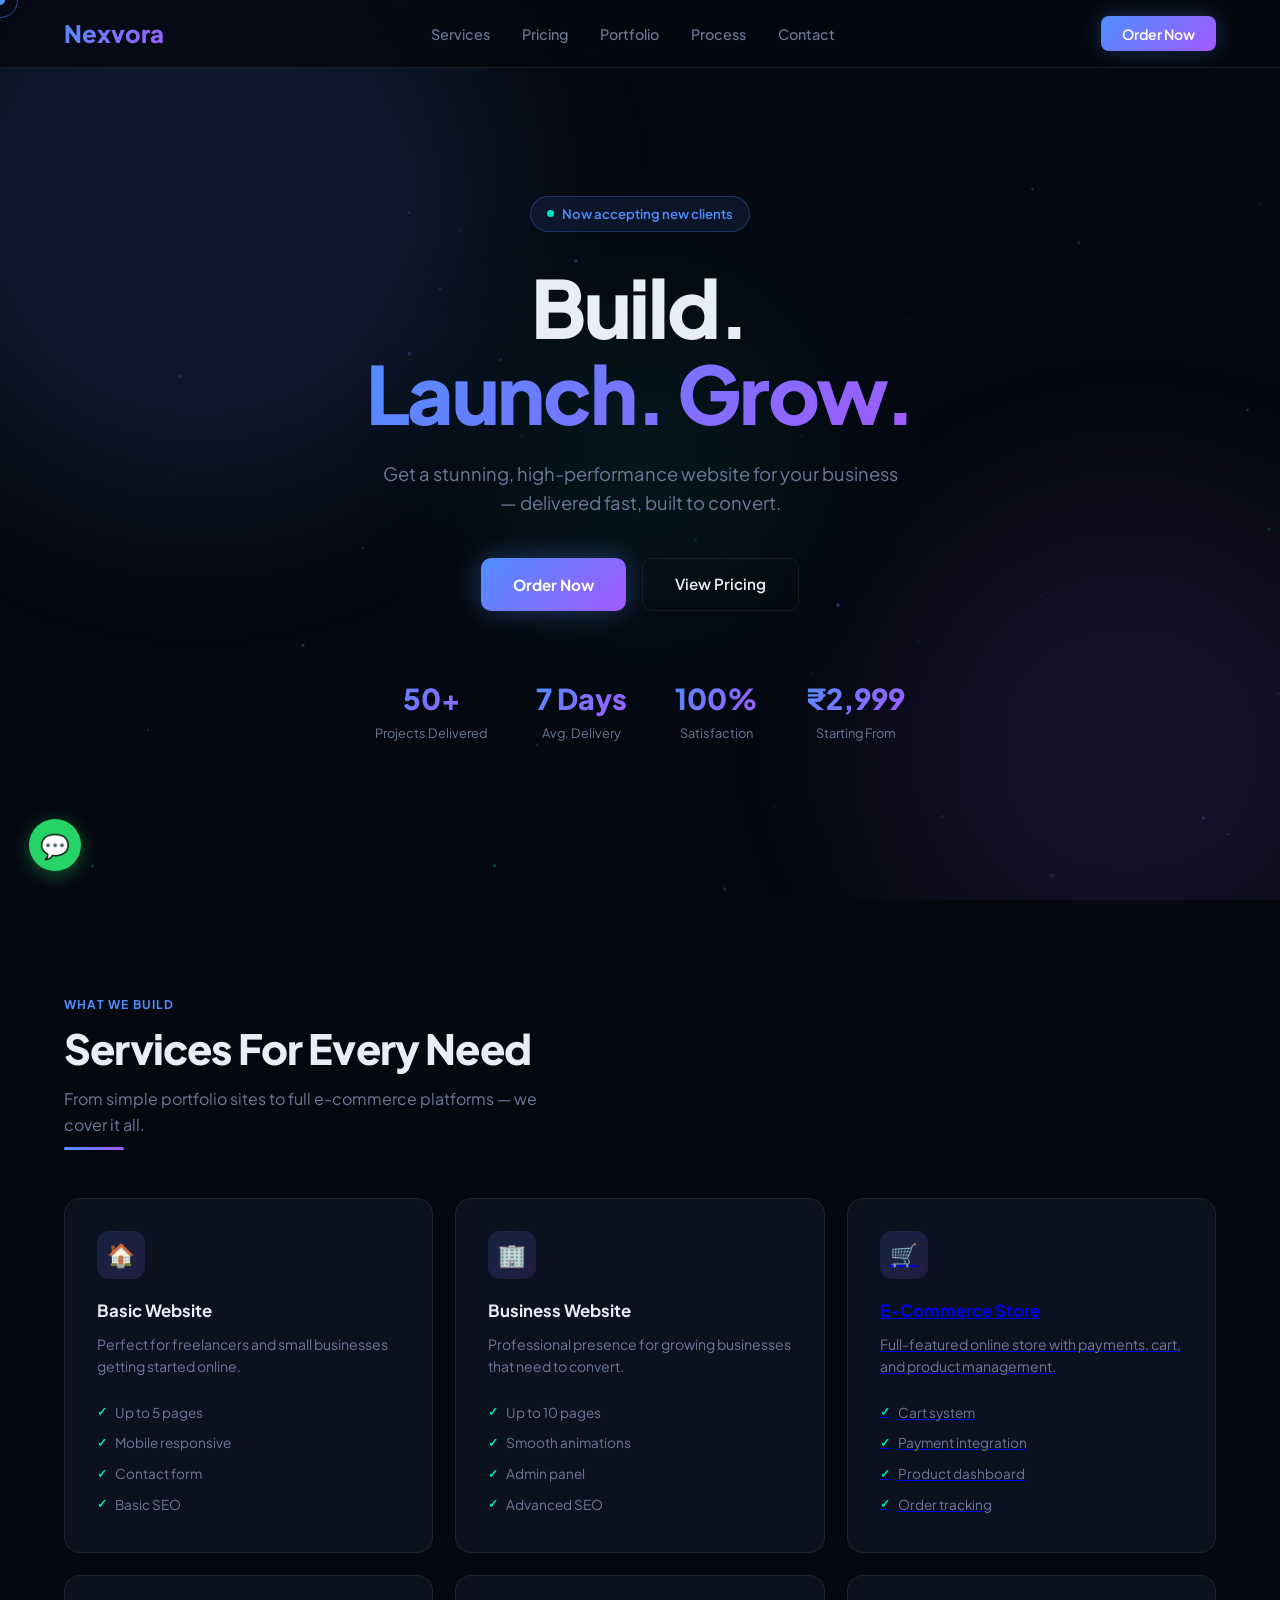
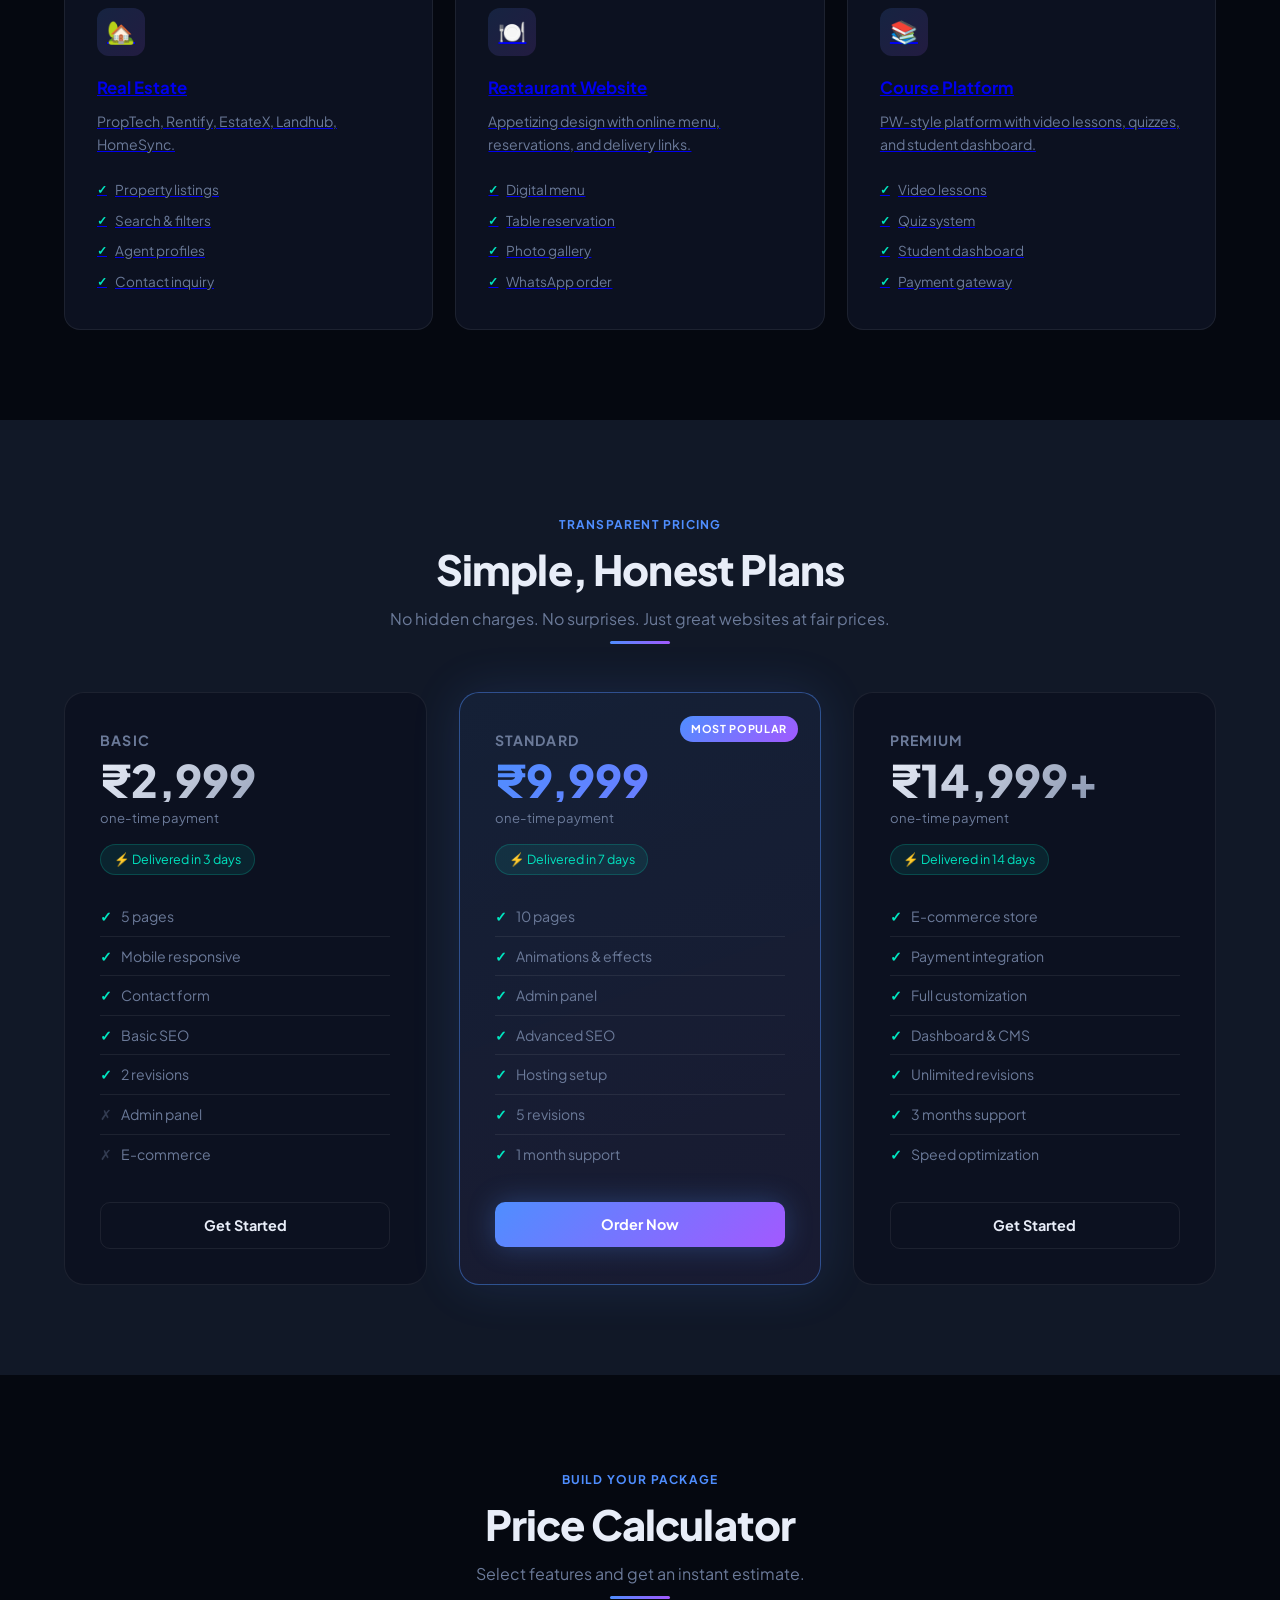
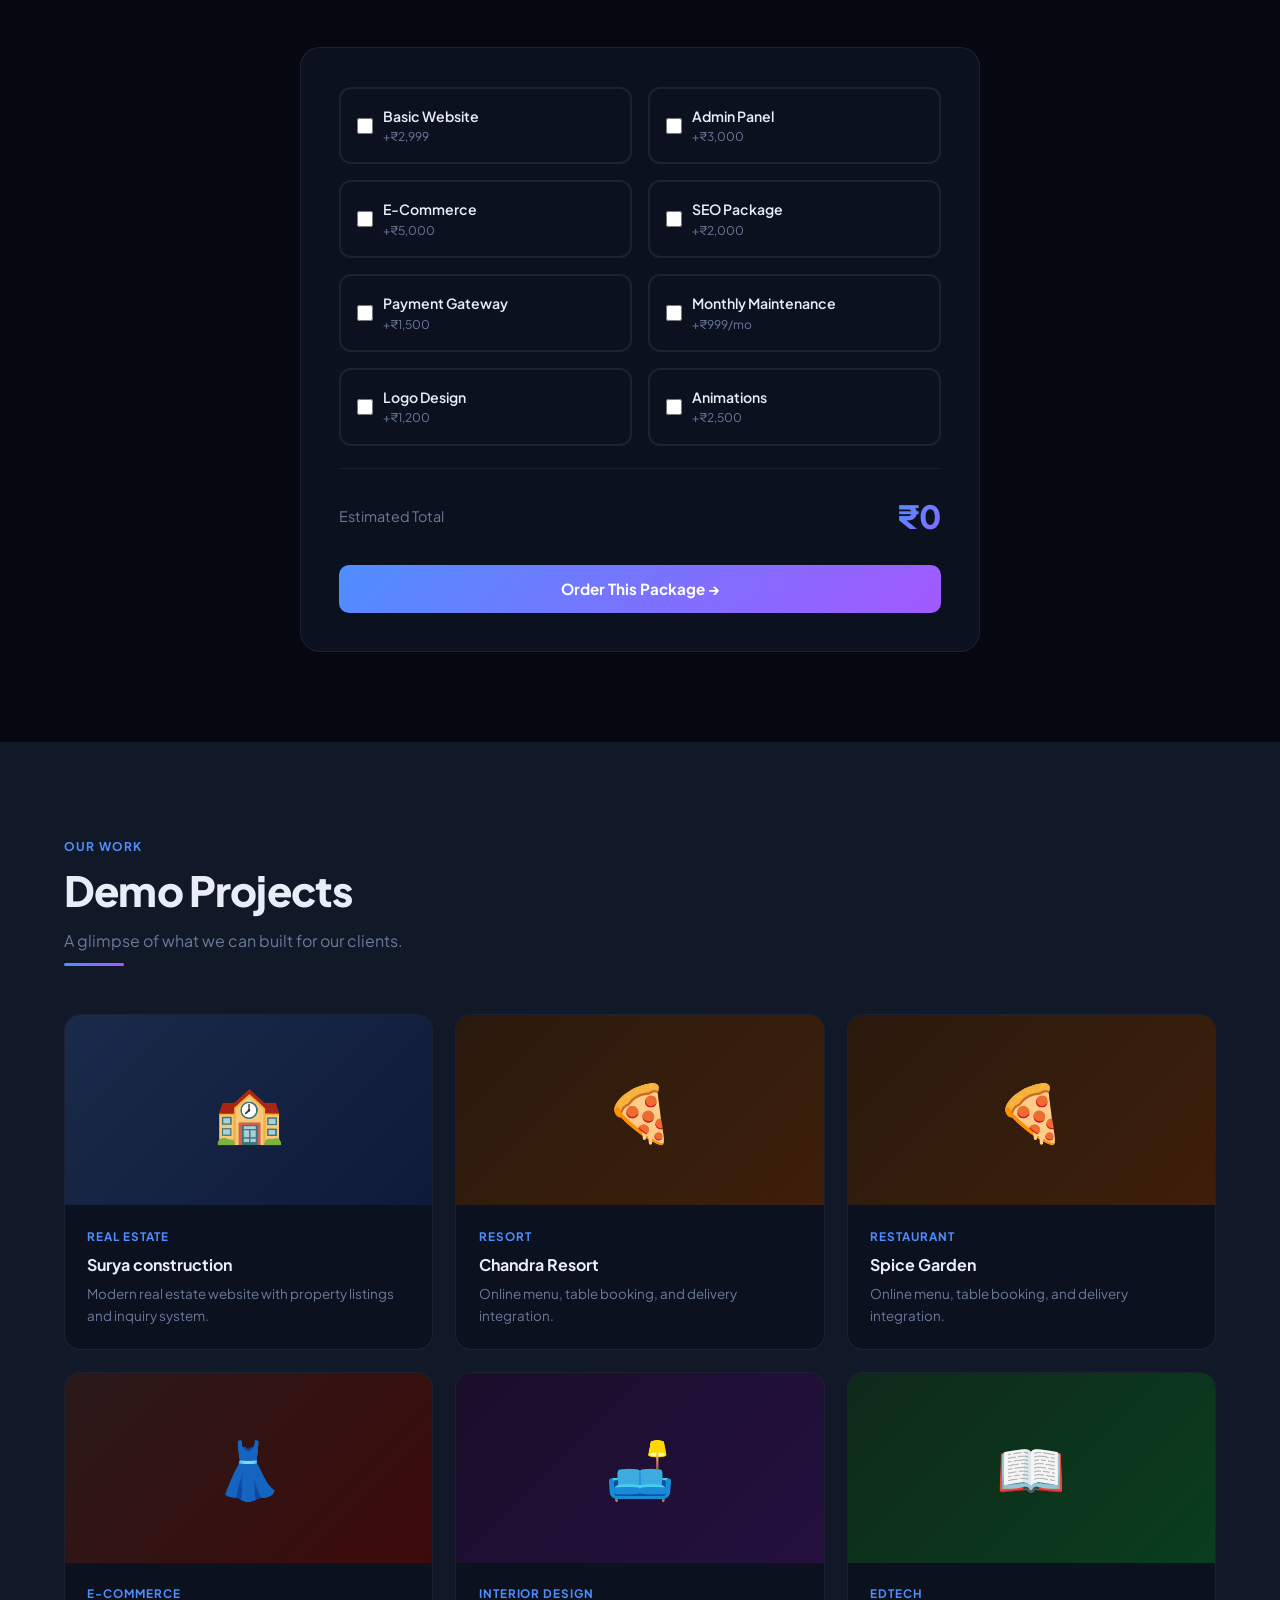
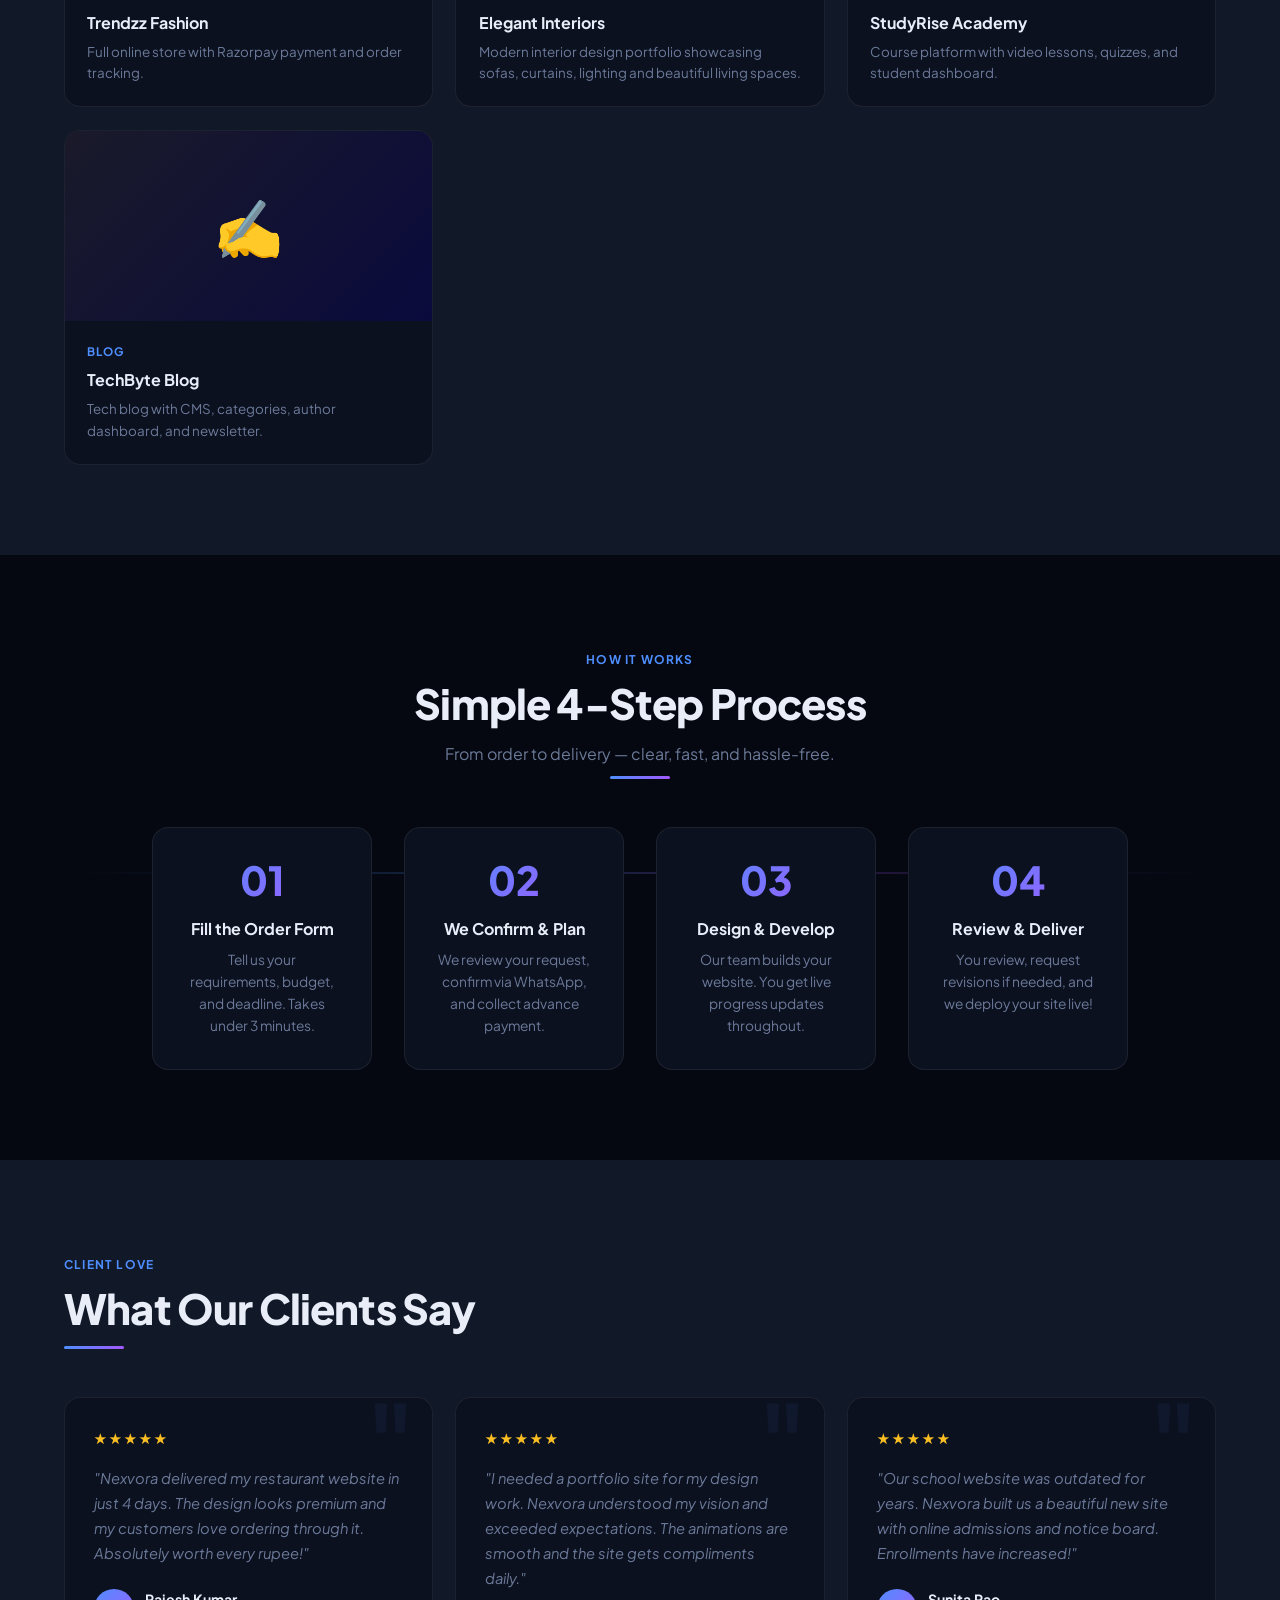
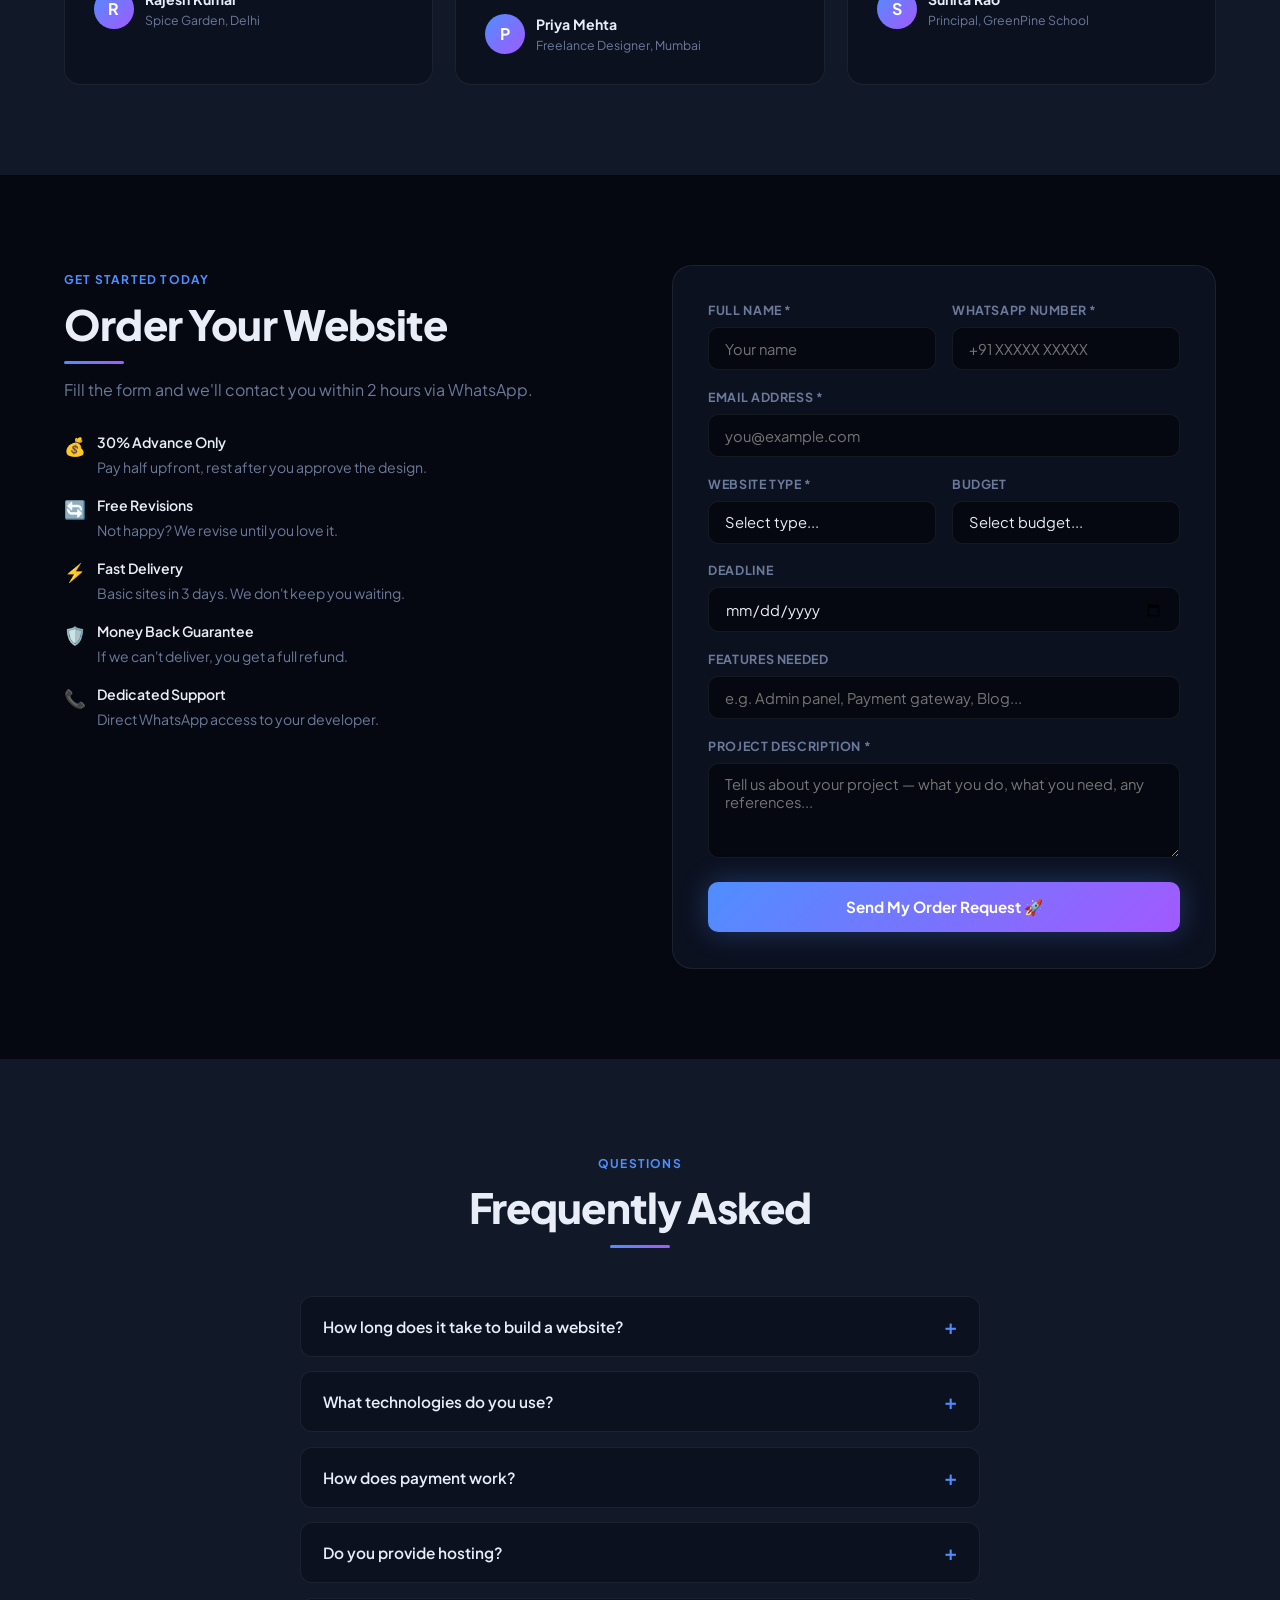
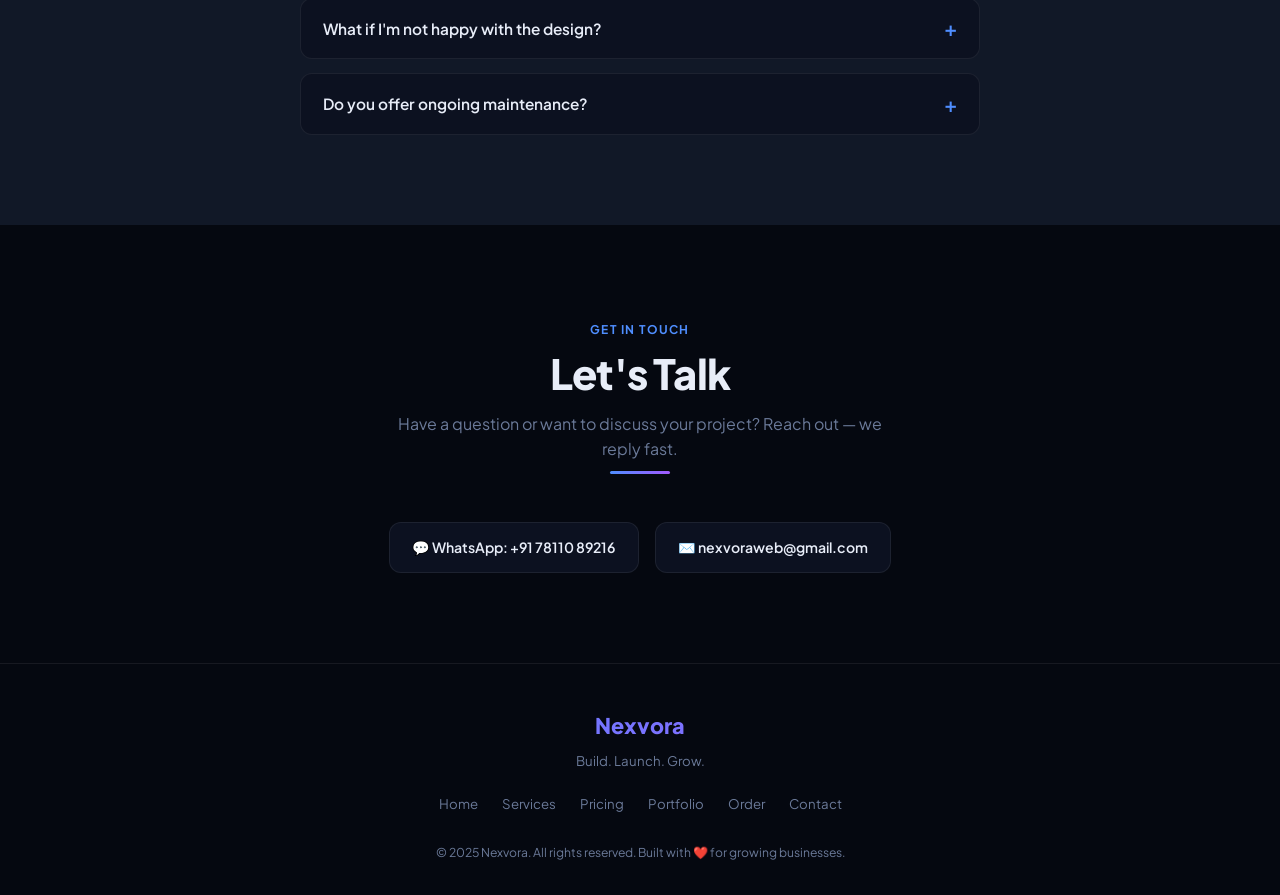
<file: index.html>
<!DOCTYPE html>
<html lang="en">
<head>
<meta charset="UTF-8">
<meta name="viewport" content="width=device-width, initial-scale=1.0">
<title>Nexvora — Build. Launch. Grow.</title>
<link href="https://fonts.googleapis.com/css2?family=Plus+Jakarta+Sans:wght@300;400;500;600;700;800&display=swap" rel="stylesheet">
<link rel="stylesheet" href="./assets/style.css">

</head>
<body>

<!-- CUSTOM CURSOR -->
<div class="cursor" id="cursor"></div>
<div class="cursor-ring" id="cursorRing"></div>

<!-- PARTICLES -->
<canvas id="particles"></canvas>

<!-- NAV -->
<nav>
  <div class="logo">Nexvora</div>
  <ul class="nav-links">
    <li><a href="#services">Services</a></li>
    <li><a href="#pricing">Pricing</a></li>
    <li><a href="#portfolio">Portfolio</a></li>
    <li><a href="#process">Process</a></li>
    <li><a href="#contact">Contact</a></li>
  </ul>
  <button class="nav-cta" onclick="goTo('order')">Order Now</button>
  <button class="hamburger" onclick="toggleMenu()">
    <span></span><span></span><span></span>
  </button>
</nav>
<div class="mobile-menu" id="mobileMenu">
  <a href="#services" onclick="closeMenu()">Services</a>
  <a href="#pricing" onclick="closeMenu()">Pricing</a>
  <a href="#portfolio" onclick="closeMenu()">Portfolio</a>
  <a href="#process" onclick="closeMenu()">Process</a>
  <a href="#contact" onclick="closeMenu()">Contact</a>
  <a href="#order" class="mobile-cta" onclick="closeMenu()">Order Now</a>
</div>

<!-- HERO -->
<section id="home">
  <div class="orb orb1"></div>
  <div class="orb orb2"></div>
  <div class="orb orb3"></div>
  <div class="hero-content">
    <div class="hero-badge"><span class="badge-dot"></span> Now accepting new clients</div>
    <h1 class="hero-title">Build.<br><span>Launch. Grow.</span></h1>
    <p class="hero-sub">Get a stunning, high-performance website for your business — delivered fast, built to convert.</p>
    <div class="hero-btns">
      <button class="btn-primary" onclick="goTo('order')">Order Now</button>
      <a href="#pricing" class="btn-outline">View Pricing</a>
    </div>
    <div class="hero-stats">
      <div class="stat"><div class="stat-num" data-count="50" data-suffix="+">0+</div><div class="stat-label">Projects Delivered</div></div>
      <div class="stat"><div class="stat-num">7 Days</div><div class="stat-label">Avg. Delivery</div></div>
      <div class="stat"><div class="stat-num" data-count="100" data-suffix="%">0%</div><div class="stat-label">Satisfaction</div></div>
      <div class="stat"><div class="stat-num">₹2,999</div><div class="stat-label">Starting From</div></div>
    </div>
  </div>
</section>

<!-- SERVICES --> 
<section id="services">
  <div class="section-head reveal">
    <span class="section-tag">What We Build</span>
    <h2 class="section-title">Services For Every Need</h2>
    <p class="section-sub">From simple portfolio sites to full e-commerce platforms — we cover it all.</p>
    <div class="divider"></div>
  </div>
  <div class="grid-3 stagger-children">
    <a href="Demo/Interior.html" class="card reveal" style="text-decoration: none; color: inherit;">
      <div class="card-icon">🏠</div>
      <div class="card-title">Basic Website</div>
      <div class="card-desc">Perfect for freelancers and small businesses getting started online.</div>
      <ul class="feat-list"><li>Up to 5 pages</li><li>Mobile responsive</li><li>Contact form</li><li>Basic SEO</li></ul>
      
    </a>
    <a href="Demo/Interior.html" class="card reveal" style="text-decoration: none; color: inherit;">
      <div class="card-icon">🏢</div>
      <div class="card-title">Business Website</div>
      <div class="card-desc">Professional presence for growing businesses that need to convert.</div>
      <ul class="feat-list"><li>Up to 10 pages</li><li>Smooth animations</li><li>Admin panel</li><li>Advanced SEO</li></ul>
      
    </a>
    <a href="Demo/E-commerce.html" class="card reveal">
      <div class="card-icon">🛒</div>
      <div class="card-title">E-Commerce Store</div>
      <div class="card-desc">Full-featured online store with payments, cart, and product management.</div>
      <ul class="feat-list"><li>Cart system</li><li>Payment integration</li><li>Product dashboard</li><li>Order tracking</li></ul>
      
    </a>
    <a href="Demo/RealState.html" class="card reveal">
      <div class="card-icon">🏡</div>
      <div class="card-title">Real Estate </div>
      <div class="card-desc">PropTech, Rentify, EstateX, Landhub, HomeSync.</div>
      <ul class="feat-list"><li>Property listings</li><li>Search & filters</li><li>Agent profiles</li><li>Contact inquiry</li></ul>
      
    </a>
    <a href="Demo/Restaurent.html" class="card reveal">
      <div class="card-icon">🍽️</div>
      <div class="card-title">Restaurant Website</div>
      <div class="card-desc">Appetizing design with online menu, reservations, and delivery links.</div>
      <ul class="feat-list"><li>Digital menu</li><li>Table reservation</li><li>Photo gallery</li><li>WhatsApp order</li></ul>
      
    </a>
    <a href="Demo/Edtech.html" class="card reveal">
      <div class="card-icon">📚</div>
      <div class="card-title">Course Platform</div>
      <div class="card-desc">PW-style platform with video lessons, quizzes, and student dashboard.</div>
      <ul class="feat-list"><li>Video lessons</li><li>Quiz system</li><li>Student dashboard</li><li>Payment gateway</li></ul>
      
    </a>
  </div>
</section>

<!-- PRICING -->
<section id="pricing">
  <div class="section-head sec-center reveal">
    <span class="section-tag">Transparent Pricing</span>
    <h2 class="section-title">Simple, Honest Plans</h2>
    <p class="section-sub">No hidden charges. No surprises. Just great websites at fair prices.</p>
    <div class="divider" style="margin:0.6rem auto 0"></div>
  </div>
  <div class="pricing-grid stagger-children">
    <div class="pricing-card reveal scale-in">
      <div class="plan-name">Basic</div>
      <div class="plan-price">₹2,999</div>
      <div class="plan-note">one-time payment</div>
      <div class="delivery-tag">⚡ Delivered in 3 days</div>
      <ul class="plan-list">
        <li><span class="y">✓</span> 5 pages</li>
        <li><span class="y">✓</span> Mobile responsive</li>
        <li><span class="y">✓</span> Contact form</li>
        <li><span class="y">✓</span> Basic SEO</li>
        <li><span class="y">✓</span> 2 revisions</li>
        <li><span class="n">✗</span> Admin panel</li>
        <li><span class="n">✗</span> E-commerce</li>
      </ul>
      <button class="pbtn pbtn-ghost" onclick="goTo('order')">Get Started</button>
    </div>
    <div class="pricing-card featured reveal scale-in">
      <div class="popular-badge">Most Popular</div>
      <div class="plan-name">Standard</div>
      <div class="plan-price">₹9,999</div>
      <div class="plan-note">one-time payment</div>
      <div class="delivery-tag">⚡ Delivered in 7 days</div>
      <ul class="plan-list">
        <li><span class="y">✓</span> 10 pages</li>
        <li><span class="y">✓</span> Animations & effects</li>
        <li><span class="y">✓</span> Admin panel</li>
        <li><span class="y">✓</span> Advanced SEO</li>
        <li><span class="y">✓</span> Hosting setup</li>
        <li><span class="y">✓</span> 5 revisions</li>
        <li><span class="y">✓</span> 1 month support</li>
      </ul>
      <button class="pbtn pbtn-fill" onclick="goTo('order')">Order Now</button>
    </div>
    <div class="pricing-card reveal scale-in">
      <div class="plan-name">Premium</div>
      <div class="plan-price">₹14,999+</div>
      <div class="plan-note">one-time payment</div>
      <div class="delivery-tag">⚡ Delivered in 14 days</div>
      <ul class="plan-list">
        <li><span class="y">✓</span> E-commerce store</li>
        <li><span class="y">✓</span> Payment integration</li>
        <li><span class="y">✓</span> Full customization</li>
        <li><span class="y">✓</span> Dashboard & CMS</li>
        <li><span class="y">✓</span> Unlimited revisions</li>
        <li><span class="y">✓</span> 3 months support</li>
        <li><span class="y">✓</span> Speed optimization</li>
      </ul>
      <button class="pbtn pbtn-ghost" onclick="goTo('order')">Get Started</button>
    </div>
  </div>
</section>

<!-- CALCULATOR -->
<section id="calculator">
  <div class="section-head sec-center reveal">
    <span class="section-tag">Build Your Package</span>
    <h2 class="section-title">Price Calculator</h2>
    <p class="section-sub">Select features and get an instant estimate.</p>
    <div class="divider" style="margin:0.6rem auto 0"></div>
  </div>
  <div class="calc-box reveal scale-in">
    <div class="calc-grid">
      <div class="calc-item" id="ci0" onclick="toggleCalc(0)"><input type="checkbox" id="cb0"><div><div class="ci-label">Basic Website</div><div class="ci-price">+₹2,999</div></div></div>
      <div class="calc-item" id="ci1" onclick="toggleCalc(1)"><input type="checkbox" id="cb1"><div><div class="ci-label">Admin Panel</div><div class="ci-price">+₹3,000</div></div></div>
      <div class="calc-item" id="ci2" onclick="toggleCalc(2)"><input type="checkbox" id="cb2"><div><div class="ci-label">E-Commerce</div><div class="ci-price">+₹5,000</div></div></div>
      <div class="calc-item" id="ci3" onclick="toggleCalc(3)"><input type="checkbox" id="cb3"><div><div class="ci-label">SEO Package</div><div class="ci-price">+₹2,000</div></div></div>
      <div class="calc-item" id="ci4" onclick="toggleCalc(4)"><input type="checkbox" id="cb4"><div><div class="ci-label">Payment Gateway</div><div class="ci-price">+₹1,500</div></div></div>
      <div class="calc-item" id="ci5" onclick="toggleCalc(5)"><input type="checkbox" id="cb5"><div><div class="ci-label">Monthly Maintenance</div><div class="ci-price">+₹999/mo</div></div></div>
      <div class="calc-item" id="ci6" onclick="toggleCalc(6)"><input type="checkbox" id="cb6"><div><div class="ci-label">Logo Design</div><div class="ci-price">+₹1,200</div></div></div>
      <div class="calc-item" id="ci7" onclick="toggleCalc(7)"><input type="checkbox" id="cb7"><div><div class="ci-label">Animations</div><div class="ci-price">+₹2,500</div></div></div>
    </div>
    <div class="calc-result">
      <div class="calc-result-label">Estimated Total</div>
      <div class="calc-result-price" id="calcTotal">₹0</div>
    </div>
    <button class="calc-order-btn" onclick="goTo('order')">Order This Package →</button>
  </div>
</section>

<!-- PORTFOLIO -->
<section id="portfolio">
  <div class="section-head reveal">
    <span class="section-tag">Our Work</span>
    <h2 class="section-title">Demo Projects</h2>
    <p class="section-sub">A glimpse of what we can built for our clients.</p>
    <div class="divider"></div>
  </div>
  <div class="portfolio-grid stagger-children">
    <div class="pcard reveal">
      <div class="pcard-img pb1"><span class="pcard-emoji">🏫</span><div class="pcard-overlay"><a href="Demo/RealState.html" target="_blank" class="demo-btn" style="text-decoration: none;">View Demo</a></div></div>
      <div class="pcard-body"><div class="pcard-type">Real Estate</div><div class="pcard-name">Surya construction</div><div class="pcard-desc">Modern real estate website with property listings and inquiry system.</div></div>
    </div>
    <div class="pcard reveal">
      <div class="pcard-img pb2"><span class="pcard-emoji">🍕</span><div class="pcard-overlay"><a href="Demo/Restaurent.html" target="_blank" class="demo-btn" style="text-decoration: none;">View Demo</a></div></div>
      <div class="pcard-body"><div class="pcard-type">Resort</div><div class="pcard-name">Chandra Resort</div><div class="pcard-desc">Online menu, table booking, and delivery integration.</div></div>
    </div>
    <div class="pcard reveal">
      <div class="pcard-img pb2"><span class="pcard-emoji">🍕</span><div class="pcard-overlay"><a href="Demo/Resort.html" target="_blank" class="demo-btn" style="text-decoration: none;">View Demo</a></div></div>
      <div class="pcard-body"><div class="pcard-type">Restaurant</div><div class="pcard-name">Spice Garden</div><div class="pcard-desc">Online menu, table booking, and delivery integration.</div></div>
    </div>
    <div class="pcard reveal">
      <div class="pcard-img pb5"><span class="pcard-emoji">👗</span><div class="pcard-overlay"><a href="Demo/E-commerce.html" target="_blank" class="demo-btn" style="text-decoration: none;">View Demo</a></div></div>
      <div class="pcard-body"><div class="pcard-type">E-Commerce</div><div class="pcard-name">Trendzz Fashion</div><div class="pcard-desc">Full online store with Razorpay payment and order tracking.</div></div>
    </div>
    <div class="pcard reveal">
      <div class="pcard-img pb3"><span class="pcard-emoji">🛋️</span><div class="pcard-overlay"><a href="Demo/Interior.html" target="_blank" class="demo-btn" style="text-decoration: none;">View Demo</a></div></div>
      <div class="pcard-body"><div class="pcard-type">Interior Design</div><div class="pcard-name">Elegant Interiors</div><div class="pcard-desc"> Modern interior design portfolio showcasing sofas, curtains, lighting and beautiful living spaces.</div></div>
    </div>
    <div class="pcard reveal">
      <div class="pcard-img pb4"><span class="pcard-emoji">📖</span><div class="pcard-overlay"><a href="Demo/Edtech.html" target="_blank" class="demo-btn" style="text-decoration: none;">View Demo</a></div></div>
      <div class="pcard-body"><div class="pcard-type">EdTech</div><div class="pcard-name">StudyRise Academy</div><div class="pcard-desc">Course platform with video lessons, quizzes, and student dashboard.</div></div>
    </div>   
    <div class="pcard reveal">
      <div class="pcard-img pb6"><span class="pcard-emoji">✍️</span><div class="pcard-overlay"><a href="Demo/Interior.html" target="_blank" class="demo-btn" style="text-decoration: none;">View Demo</a></div></div>
      <div class="pcard-body"><div class="pcard-type">Blog</div><div class="pcard-name">TechByte Blog</div><div class="pcard-desc">Tech blog with CMS, categories, author dashboard, and newsletter.</div></div>
    </div>
  </div>
</section>

<!-- PROCESS -->
<section id="process">
  <div class="section-head sec-center reveal">
    <span class="section-tag">How It Works</span>
    <h2 class="section-title">Simple 4-Step Process</h2>
    <p class="section-sub">From order to delivery — clear, fast, and hassle-free.</p>
    <div class="divider" style="margin:0.6rem auto 0"></div>
  </div>
  <div class="process-grid stagger-children">
    <div class="proc-card reveal from-left"><div class="proc-num">01</div><div class="proc-title">Fill the Order Form</div><div class="proc-desc">Tell us your requirements, budget, and deadline. Takes under 3 minutes.</div></div>
    <div class="proc-card reveal"><div class="proc-num">02</div><div class="proc-title">We Confirm & Plan</div><div class="proc-desc">We review your request, confirm via WhatsApp, and collect advance payment.</div></div>
    <div class="proc-card reveal"><div class="proc-num">03</div><div class="proc-title">Design & Develop</div><div class="proc-desc">Our team builds your website. You get live progress updates throughout.</div></div>
    <div class="proc-card reveal from-right"><div class="proc-num">04</div><div class="proc-title">Review & Deliver</div><div class="proc-desc">You review, request revisions if needed, and we deploy your site live!</div></div>
  </div>
</section>

<!-- TESTIMONIALS -->
<section id="testimonials">
  <div class="section-head reveal">
    <span class="section-tag">Client Love</span>
    <h2 class="section-title">What Our Clients Say</h2>
    <div class="divider"></div>
  </div>
  <div class="testi-grid stagger-children">
    <div class="tcard reveal">
      <div class="stars"><span class="star">★</span><span class="star">★</span><span class="star">★</span><span class="star">★</span><span class="star">★</span></div>
      <div class="ttext">"Nexvora delivered my restaurant website in just 4 days. The design looks premium and my customers love ordering through it. Absolutely worth every rupee!"</div>
      <div class="tauthor"><div class="tavatar">R</div><div><div class="tname">Rajesh Kumar</div><div class="trole">Spice Garden, Delhi</div></div></div>
    </div>
    <div class="tcard reveal">
      <div class="stars"><span class="star">★</span><span class="star">★</span><span class="star">★</span><span class="star">★</span><span class="star">★</span></div>
      <div class="ttext">"I needed a portfolio site for my design work. Nexvora understood my vision and exceeded expectations. The animations are smooth and the site gets compliments daily."</div>
      <div class="tauthor"><div class="tavatar">P</div><div><div class="tname">Priya Mehta</div><div class="trole">Freelance Designer, Mumbai</div></div></div>
    </div>
    <div class="tcard reveal">
      <div class="stars"><span class="star">★</span><span class="star">★</span><span class="star">★</span><span class="star">★</span><span class="star">★</span></div>
      <div class="ttext">"Our school website was outdated for years. Nexvora built us a beautiful new site with online admissions and notice board. Enrollments have increased!"</div>
      <div class="tauthor"><div class="tavatar">S</div><div><div class="tname">Sunita Rao</div><div class="trole">Principal, GreenPine School</div></div></div>
    </div>
  </div>
</section>

<!-- ORDER FORM -->
<section id="order">
  <div class="order-wrap">
    <div class="order-info reveal from-left">
      <span class="section-tag">Get Started Today</span>
      <h2 class="section-title">Order Your Website</h2>
      <div class="divider"></div>
      <p class="section-sub" style="margin-top:0.8rem">Fill the form and we'll contact you within 2 hours via WhatsApp.</p>
      <ul class="perk-list">
        <li><span class="perk-ico">💰</span><div><strong>30% Advance Only</strong>Pay half upfront, rest after you approve the design.</div></li>
        <li><span class="perk-ico">🔄</span><div><strong>Free Revisions</strong>Not happy? We revise until you love it.</div></li>
        <li><span class="perk-ico">⚡</span><div><strong>Fast Delivery</strong>Basic sites in 3 days. We don't keep you waiting.</div></li>
        <li><span class="perk-ico">🛡️</span><div><strong>Money Back Guarantee</strong>If we can't deliver, you get a full refund.</div></li>
        <li><span class="perk-ico">📞</span><div><strong>Dedicated Support</strong>Direct WhatsApp access to your developer.</div></li>
      </ul>
    </div>
    <div class="order-form reveal from-right">
      <div class="frow">
        <div class="fg"><label>Full Name *</label><input type="text" id="fname" placeholder="Your name"></div>
        <div class="fg"><label>WhatsApp Number *</label><input type="tel" id="fphone" placeholder="+91 XXXXX XXXXX"></div>
      </div>
      <div class="fg"><label>Email Address *</label><input type="email" id="femail" placeholder="you@example.com"></div>
      <div class="frow">
        <div class="fg">
          <label>Website Type *</label>
          <select id="ftype">
            <option value="">Select type...</option>
            <option>Basic Website</option><option>Business Website</option>
            <option>E-Commerce Store</option><option>School Website</option>
            <option>Restaurant Website</option><option>Portfolio Website</option>
            <option>Course Platform</option><option>Blog Website</option><option>Other</option>
          </select>
        </div>
        <div class="fg">
          <label>Budget</label>
          <select id="fbudget">
            <option value="">Select budget...</option>
            <option>₹2,999 – ₹5,000</option><option>₹5,000 – ₹10,000</option>
            <option>₹10,000 – ₹20,000</option><option>₹20,000+</option>
          </select>
        </div>
      </div>
      <div class="fg"><label>Deadline</label><input type="date" id="fdeadline"></div>
      <div class="fg"><label>Features Needed</label><input type="text" id="ffeatures" placeholder="e.g. Admin panel, Payment gateway, Blog..."></div>
      <div class="fg"><label>Project Description *</label><textarea id="fdesc" placeholder="Tell us about your project — what you do, what you need, any references..."></textarea></div>
      <button class="fsub" onclick="submitOrder()">Send My Order Request 🚀</button>
    </div>
  </div>
</section>

<!-- FAQ -->
<section id="faq">
  <div class="section-head sec-center reveal">
    <span class="section-tag">Questions</span>
    <h2 class="section-title">Frequently Asked</h2>
    <div class="divider" style="margin:0.6rem auto 0"></div>
  </div>
  <div class="faq-list">
    <div class="faq-item reveal"><button class="faq-q" onclick="toggleFaq(this)">How long does it take to build a website? <span class="faq-icon">+</span></button><div class="faq-a">Basic websites take 3–5 days, business websites 7–10 days, and e-commerce/complex platforms 14–20 days. We confirm the exact timeline before starting.</div></div>
    <div class="faq-item reveal"><button class="faq-q" onclick="toggleFaq(this)">What technologies do you use? <span class="faq-icon">+</span></button><div class="faq-a">We use HTML/CSS/JS for simple sites, React + Node.js for business sites, and Next.js + MongoDB for advanced platforms. We pick the best stack for your needs.</div></div>
    <div class="faq-item reveal"><button class="faq-q" onclick="toggleFaq(this)">How does payment work? <span class="faq-icon">+</span></button><div class="faq-a">We take 50% advance to start and the remaining 50% after you approve the final design. We accept UPI, bank transfer, Razorpay, and PayPal.</div></div>
    <div class="faq-item reveal"><button class="faq-q" onclick="toggleFaq(this)">Do you provide hosting? <span class="faq-icon">+</span></button><div class="faq-a">Yes! We set up hosting on Vercel, Netlify, or VPS. Hosting costs depend on the platform — we'll guide you through the best option for your budget.</div></div>
    <div class="faq-item reveal"><button class="faq-q" onclick="toggleFaq(this)">What if I'm not happy with the design? <span class="faq-icon">+</span></button><div class="faq-a">We offer free revisions on every plan. If we're completely unable to meet your requirements, we offer a full refund on the advance paid.</div></div>
    <div class="faq-item reveal"><button class="faq-q" onclick="toggleFaq(this)">Do you offer ongoing maintenance? <span class="faq-icon">+</span></button><div class="faq-a">Yes! Monthly maintenance packages start at ₹999/month, covering updates, security checks, backups, and minor content changes.</div></div>
  </div>
</section>

<!-- CONTACT -->
<section id="contact">
  <div class="section-head sec-center reveal">
    <span class="section-tag">Get In Touch</span>
    <h2 class="section-title">Let's Talk</h2>
    <p class="section-sub">Have a question or want to discuss your project? Reach out — we reply fast.</p>
    <div class="divider" style="margin:0.6rem auto 0"></div>
  </div>
  <div class="contact-btns reveal">
    <a href="https://wa.me/917811089216" class="cbtn" target="_blank">💬 WhatsApp: +91 78110 89216</a>
    <a href="mailto:nexvoraweb@gmail.com" class="cbtn">✉️ nexvoraweb@gmail.com</a>
  </div>
</section>

<!-- FOOTER -->
<footer>
  <div class="footer-logo">Nexvora</div>
  <div class="footer-tag">Build. Launch. Grow.</div>
  <div class="footer-links">
    <a href="#home">Home</a><a href="#services">Services</a><a href="#pricing">Pricing</a>
    <a href="#portfolio">Portfolio</a><a href="#order">Order</a><a href="#contact">Contact</a>
  </div>
  <div class="footer-copy">© 2025 Nexvora. All rights reserved. Built with ❤️ for growing businesses.</div>
</footer>

<!-- FLOATING WA -->
<a href="https://wa.me/917811089216" class="wa-fab" target="_blank" title="Chat on WhatsApp">💬</a>

<!-- TOAST -->
<div class="toast" id="toast"><span>✅</span><span>Order submitted! We'll contact you within 2 hours.</span></div>

<script src="./assets/script.js"></script>
</body>
</html>
</file>
<file: assets/style.css>
:root {
  --bg: #050810;
  --surface: #0c1120;
  --surface2: #111827;
  --border: rgba(255,255,255,0.07);
  --accent: #4f8eff;
  --accent2: #a259ff;
  --accent3: #00e5c0;
  --text: #e8edf8;
  --muted: #6b7a99;
}
*, *::before, *::after { box-sizing: border-box; margin: 0; padding: 0; }
html { scroll-behavior: smooth; }
body {
  font-family: 'Plus Jakarta Sans', sans-serif;
  background: var(--bg);
  color: var(--text);
  overflow-x: hidden;
  font-size: 16px;
  line-height: 1.6;
  cursor: none;
}

/* ── CUSTOM CURSOR ── */
.cursor {
  position: fixed; width: 10px; height: 10px; border-radius: 50%;
  background: var(--accent); pointer-events: none; z-index: 99999;
  transform: translate(-50%,-50%); transition: width 0.2s, height 0.2s, background 0.2s, opacity 0.2s;
  mix-blend-mode: screen;
}
.cursor-ring {
  position: fixed; width: 36px; height: 36px; border-radius: 50%;
  border: 1.5px solid rgba(79,142,255,0.5); pointer-events: none; z-index: 99998;
  transform: translate(-50%,-50%);
  transition: width 0.35s cubic-bezier(.25,.46,.45,.94), height 0.35s cubic-bezier(.25,.46,.45,.94),
              border-color 0.2s, left 0.08s linear, top 0.08s linear;
}
body:has(button:hover) .cursor, body:has(a:hover) .cursor { width: 16px; height: 16px; background: var(--accent2); }
body:has(button:hover) .cursor-ring, body:has(a:hover) .cursor-ring { width: 56px; height: 56px; border-color: rgba(162,89,255,0.5); }

/* ── PARTICLES CANVAS ── */
#particles { position: fixed; inset: 0; pointer-events: none; z-index: 0; opacity: 0.5; }

/* ── NAVBAR ── */
nav {
  position: fixed; top: 0; left: 0; right: 0; z-index: 1000;
  display: flex; align-items: center; justify-content: space-between;
  padding: 0 5%; height: 68px;
  background: rgba(5,8,16,0.8);
  backdrop-filter: blur(20px);
  border-bottom: 1px solid var(--border);
  animation: navSlideDown 0.7s cubic-bezier(.25,.46,.45,.94) both;
}
@keyframes navSlideDown { from { transform: translateY(-100%); opacity: 0; } to { transform: translateY(0); opacity: 1; } }
.logo {
  font-weight: 800; font-size: 1.5rem;
  background: linear-gradient(135deg, var(--accent), var(--accent2));
  -webkit-background-clip: text; -webkit-text-fill-color: transparent;
  animation: logoGlow 3s ease infinite alternate;
}
@keyframes logoGlow {
  from { filter: drop-shadow(0 0 6px rgba(79,142,255,0.4)); }
  to   { filter: drop-shadow(0 0 14px rgba(162,89,255,0.6)); }
}
.nav-links { display: flex; gap: 2rem; list-style: none; }
.nav-links a {
  color: var(--muted); text-decoration: none; font-size: 0.9rem;
  font-weight: 500; transition: color 0.2s; position: relative;
}
.nav-links a::after {
  content: ''; position: absolute; bottom: -3px; left: 0; width: 0; height: 2px;
  background: linear-gradient(90deg, var(--accent), var(--accent2));
  border-radius: 2px; transition: width 0.3s ease;
}
.nav-links a:hover { color: var(--text); }
.nav-links a:hover::after { width: 100%; }
.nav-cta {
  background: linear-gradient(135deg, var(--accent), var(--accent2));
  color: #fff; border: none; padding: 0.55rem 1.3rem;
  border-radius: 8px; font-family: 'Plus Jakarta Sans', sans-serif;
  font-weight: 600; font-size: 0.88rem; cursor: none;
  transition: opacity 0.2s, transform 0.2s, box-shadow 0.2s;
  box-shadow: 0 0 20px rgba(79,142,255,0.3);
}
.nav-cta:hover { opacity: 0.85; transform: translateY(-2px) scale(1.04); box-shadow: 0 0 35px rgba(79,142,255,0.5); }
.hamburger { display: none; flex-direction: column; gap: 5px; cursor: none; background: none; border: none; padding: 4px; }
.hamburger span { display: block; width: 24px; height: 2px; background: var(--text); border-radius: 2px; transition: 0.3s; }

/* MOBILE MENU */
.mobile-menu {
  position: fixed; top: 68px; left: 0; right: 0;
  background: var(--surface); border-bottom: 1px solid var(--border);
  padding: 1.5rem 5%; display: none; flex-direction: column; gap: 1rem; z-index: 999;
  animation: slideDown 0.3s ease;
}
@keyframes slideDown { from { opacity: 0; transform: translateY(-10px); } to { opacity: 1; transform: translateY(0); } }
.mobile-menu.open { display: flex; }
.mobile-menu a { color: var(--text); text-decoration: none; font-weight: 500; font-size: 1rem; padding: 0.4rem 0; }
.mobile-cta {
  background: linear-gradient(135deg, var(--accent), var(--accent2));
  color: #fff !important; padding: 0.7rem 1.2rem; border-radius: 8px;
  text-align: center; font-weight: 600;
}

/* ── HERO ── */
#home {
  min-height: 100vh; display: flex; align-items: center; justify-content: center;
  padding: 120px 5% 80px; text-align: center; position: relative; overflow: hidden;
}
.orb {
  position: absolute; border-radius: 50%; filter: blur(80px); pointer-events: none; z-index: 0;
}
.orb1 {
  width: 600px; height: 600px; background: rgba(79,142,255,0.13); top: -100px; left: -100px;
  animation: orbFloat1 8s ease-in-out infinite;
}
.orb2 {
  width: 500px; height: 500px; background: rgba(162,89,255,0.10); bottom: -100px; right: -100px;
  animation: orbFloat2 10s ease-in-out infinite;
}
.orb3 {
  width: 300px; height: 300px; background: rgba(0,229,192,0.07); top: 50%; left: 50%;
  transform: translate(-50%,-50%); animation: orbFloat3 7s ease-in-out infinite;
}
@keyframes orbFloat1 { 0%,100%{transform:translate(0,0) scale(1)} 50%{transform:translate(40px,30px) scale(1.08)} }
@keyframes orbFloat2 { 0%,100%{transform:translate(0,0) scale(1)} 50%{transform:translate(-30px,-40px) scale(1.06)} }
@keyframes orbFloat3 { 0%,100%{transform:translate(-50%,-50%) scale(1)} 50%{transform:translate(-50%,-50%) scale(1.15)} }

.hero-content { position: relative; z-index: 1; }

/* Hero stagger animations */
.hero-badge {
  display: inline-flex; align-items: center; gap: 8px;
  background: rgba(79,142,255,0.1); border: 1px solid rgba(79,142,255,0.25);
  border-radius: 50px; padding: 0.4rem 1rem; margin-bottom: 2rem;
  font-size: 0.82rem; font-weight: 600; color: var(--accent);
  animation: heroFadeUp 0.8s 0.1s cubic-bezier(.25,.46,.45,.94) both;
}
.badge-dot {
  width: 7px; height: 7px; border-radius: 50%; background: var(--accent3);
  animation: pulse 2s infinite;
}
@keyframes pulse { 0%,100%{opacity:1;transform:scale(1)} 50%{opacity:0.4;transform:scale(0.7)} }

.hero-title {
  font-weight: 800; font-size: clamp(2.6rem, 7vw, 5rem);
  line-height: 1.08; letter-spacing: -0.03em; margin-bottom: 1.4rem;
  animation: heroFadeUp 0.8s 0.2s cubic-bezier(.25,.46,.45,.94) both;
}
.hero-title span {
  background: linear-gradient(135deg, var(--accent), var(--accent2), var(--accent3));
  background-size: 200% 200%;
  -webkit-background-clip: text; -webkit-text-fill-color: transparent;
  animation: gradientShift 4s ease infinite;
}
@keyframes gradientShift { 0%,100%{background-position:0% 50%} 50%{background-position:100% 50%} }

.hero-sub {
  font-size: clamp(1rem, 2vw, 1.15rem); color: var(--muted);
  max-width: 520px; margin: 0 auto 2.5rem; font-weight: 400;
  animation: heroFadeUp 0.8s 0.35s cubic-bezier(.25,.46,.45,.94) both;
}
.hero-btns {
  display: flex; gap: 1rem; justify-content: center; flex-wrap: wrap;
  animation: heroFadeUp 0.8s 0.5s cubic-bezier(.25,.46,.45,.94) both;
}
@keyframes heroFadeUp { from { opacity: 0; transform: translateY(30px); } to { opacity: 1; transform: translateY(0); } }

.btn-primary {
  background: linear-gradient(135deg, var(--accent), var(--accent2));
  color: #fff; padding: 0.85rem 2rem; border-radius: 10px;
  font-weight: 700; font-size: 0.95rem; text-decoration: none;
  border: none; cursor: none; transition: transform 0.25s, box-shadow 0.25s;
  box-shadow: 0 0 28px rgba(79,142,255,0.35); font-family: 'Plus Jakarta Sans', sans-serif;
  position: relative; overflow: hidden;
}
.btn-primary::after {
  content: ''; position: absolute; inset: 0;
  background: linear-gradient(90deg, transparent, rgba(255,255,255,0.15), transparent);
  transform: translateX(-100%); transition: transform 0.5s ease;
}
.btn-primary:hover::after { transform: translateX(100%); }
.btn-primary:hover { transform: translateY(-3px) scale(1.03); box-shadow: 0 0 50px rgba(79,142,255,0.55); }

.btn-outline {
  background: transparent; color: var(--text); padding: 0.85rem 2rem;
  border-radius: 10px; font-weight: 600; font-size: 0.95rem;
  text-decoration: none; border: 1px solid var(--border); cursor: none;
  transition: border-color 0.3s, background 0.3s, transform 0.25s; font-family: 'Plus Jakarta Sans', sans-serif;
}
.btn-outline:hover { border-color: var(--accent); background: rgba(79,142,255,0.07); transform: translateY(-2px); }

.hero-stats {
  display: flex; gap: 3rem; justify-content: center; flex-wrap: wrap; margin-top: 4rem;
  animation: heroFadeUp 0.8s 0.65s cubic-bezier(.25,.46,.45,.94) both;
}
.stat { text-align: center; }
.stat-num {
  font-size: 1.8rem; font-weight: 800;
  background: linear-gradient(135deg, var(--accent), var(--accent2));
  -webkit-background-clip: text; -webkit-text-fill-color: transparent;
}
.stat-label { font-size: 0.8rem; color: var(--muted); margin-top: 2px; }

/* ── SECTION BASE ── */
section { padding: 90px 5%; position: relative; }
.section-tag {
  display: inline-block; font-size: 0.75rem; font-weight: 700; letter-spacing: 0.1em;
  text-transform: uppercase; color: var(--accent); margin-bottom: 0.7rem;
}
.section-title {
  font-size: clamp(1.8rem, 3.5vw, 2.6rem); font-weight: 800;
  line-height: 1.15; letter-spacing: -0.02em; margin-bottom: 0.8rem;
}
.section-sub { color: var(--muted); max-width: 500px; font-weight: 400; }
.sec-center { text-align: center; }
.sec-center .section-sub { margin: 0 auto; }
.section-head { margin-bottom: 3rem; }

/* ── SCROLL REVEAL ── */
.reveal {
  opacity: 0; transform: translateY(36px);
  transition: opacity 0.7s cubic-bezier(.25,.46,.45,.94), transform 0.7s cubic-bezier(.25,.46,.45,.94);
}
.reveal.from-left  { transform: translateX(-36px); }
.reveal.from-right { transform: translateX(36px); }
.reveal.scale-in   { transform: scale(0.92); }
.reveal.visible    { opacity: 1; transform: none; }

/* Stagger children */
.stagger-children .reveal:nth-child(1) { transition-delay: 0s; }
.stagger-children .reveal:nth-child(2) { transition-delay: 0.08s; }
.stagger-children .reveal:nth-child(3) { transition-delay: 0.16s; }
.stagger-children .reveal:nth-child(4) { transition-delay: 0.24s; }
.stagger-children .reveal:nth-child(5) { transition-delay: 0.32s; }
.stagger-children .reveal:nth-child(6) { transition-delay: 0.40s; }

/* ── SERVICES ── */
#services { background: var(--bg); }
.grid-3 { display: grid; grid-template-columns: repeat(auto-fill, minmax(280px, 1fr)); gap: 1.4rem; }
.card {
  background: var(--surface); border: 1px solid var(--border);
  border-radius: 16px; padding: 2rem;
  transition: border-color 0.35s, transform 0.35s cubic-bezier(.25,.46,.45,.94), box-shadow 0.35s;
  position: relative; overflow: hidden;
}
.card::before {
  content: ''; position: absolute; inset: 0; border-radius: 16px;
  background: radial-gradient(circle at var(--mx,50%) var(--my,50%), rgba(79,142,255,0.06), transparent 60%);
  opacity: 0; transition: opacity 0.4s;
}
.card:hover::before { opacity: 1; }
.card:hover { border-color: rgba(79,142,255,0.4); transform: translateY(-6px); box-shadow: 0 24px 60px rgba(0,0,0,0.3), 0 0 0 1px rgba(79,142,255,0.08); }
.card-icon {
  width: 48px; height: 48px; border-radius: 12px;
  display: flex; align-items: center; justify-content: center; font-size: 1.4rem;
  background: linear-gradient(135deg, rgba(79,142,255,0.15), rgba(162,89,255,0.15));
  margin-bottom: 1.2rem;
  transition: transform 0.35s cubic-bezier(.25,.46,.45,.94);
}
.card:hover .card-icon { transform: scale(1.15) rotate(-5deg); }
.card-title { font-weight: 700; font-size: 1.05rem; margin-bottom: 0.5rem; }
.card-desc { color: var(--muted); font-size: 0.88rem; margin-bottom: 1.2rem; }
.feat-list { list-style: none; }
.feat-list li {
  font-size: 0.85rem; color: var(--muted); padding: 0.28rem 0;
  display: flex; align-items: center; gap: 8px;
  transition: color 0.2s, transform 0.2s;
}
.card:hover .feat-list li { color: var(--muted2, #8895b0); }
.feat-list li::before { content: '✓'; color: var(--accent3); font-weight: 700; font-size: 0.78rem; }
.card-price {
  margin-top: 1.4rem; padding-top: 1.2rem; border-top: 1px solid var(--border);
  font-size: 1.25rem; font-weight: 800;
  background: linear-gradient(135deg, var(--accent), var(--accent2));
  -webkit-background-clip: text; -webkit-text-fill-color: transparent;
  transition: filter 0.3s;
}
.card:hover .card-price { filter: brightness(1.2); }

/* ── PRICING ── */
#pricing { background: var(--surface2); }
.pricing-grid {  display: grid;
  grid-template-columns: repeat(3, 1fr); /* exactly 3 cards */
  justify-content: center;               /* grid center align */
  gap: 2rem; }
.pricing-card {
  background: var(--surface); border: 1px solid var(--border);
  border-radius: 20px; padding: 2.2rem; position: relative;
  transition: transform 0.35s cubic-bezier(.25,.46,.45,.94), box-shadow 0.35s;
  overflow: hidden;
}
.pricing-card::after {
  content: ''; position: absolute; top: -50%; left: -50%;
  width: 200%; height: 200%;
  background: conic-gradient(from 0deg, transparent 0deg, rgba(79,142,255,0.04) 60deg, transparent 120deg);
  animation: rotateBorder 8s linear infinite; opacity: 0; transition: opacity 0.4s;
}
.pricing-card:hover::after { opacity: 1; }
.pricing-card.featured {
  border-color: rgba(79,142,255,0.45);
  background: linear-gradient(160deg, rgba(79,142,255,0.07), rgba(162,89,255,0.05));
  box-shadow: 0 0 50px rgba(79,142,255,0.14);
}
.pricing-card:hover { transform: translateY(-6px); box-shadow: 0 28px 70px rgba(0,0,0,0.3); }
@keyframes rotateBorder { from { transform: rotate(0deg); } to { transform: rotate(360deg); } }
.popular-badge {
  position: absolute; top: 1.4rem; right: 1.4rem;
  background: linear-gradient(135deg, var(--accent), var(--accent2));
  color: #fff; font-size: 0.68rem; font-weight: 700; letter-spacing: 0.06em;
  text-transform: uppercase; padding: 0.28rem 0.7rem; border-radius: 50px;
  animation: badgePop 0.5s 0.8s cubic-bezier(.25,.46,.45,.94) both;
}
@keyframes badgePop { from { transform: scale(0) rotate(-10deg); } to { transform: scale(1) rotate(0deg); } }
.plan-name { font-weight: 700; font-size: 0.88rem; color: var(--muted); margin-bottom: 0.4rem; text-transform: uppercase; letter-spacing: 0.08em; }
.plan-price {
  font-size: 2.8rem; font-weight: 800; line-height: 1; margin-bottom: 0.3rem;
  background: linear-gradient(135deg, var(--text), var(--muted));
  -webkit-background-clip: text; -webkit-text-fill-color: transparent;
  transition: transform 0.25s;
}
.pricing-card:hover .plan-price { transform: scale(1.04); }
.pricing-card.featured .plan-price {
  background: linear-gradient(135deg, var(--accent), var(--accent2));
  background-size: 200%; -webkit-background-clip: text; -webkit-text-fill-color: transparent;
  animation: gradientShift 3s ease infinite;
}
.plan-note { font-size: 0.82rem; color: var(--muted); margin-bottom: 1rem; }
.delivery-tag {
  display: inline-flex; align-items: center; gap: 5px;
  background: rgba(0,229,192,0.09); border: 1px solid rgba(0,229,192,0.2);
  border-radius: 50px; padding: 0.28rem 0.8rem;
  font-size: 0.78rem; color: var(--accent3); margin-bottom: 1.4rem;
}
.plan-list { list-style: none; margin-bottom: 1.8rem; }
.plan-list li {
  padding: 0.5rem 0; font-size: 0.88rem; color: var(--muted);
  display: flex; align-items: center; gap: 9px;
  border-bottom: 1px solid var(--border);
  transition: transform 0.2s, color 0.2s;
}
.plan-list li:last-child { border-bottom: none; }
.pricing-card:hover .plan-list li { transform: translateX(3px); }
.plan-list .y { color: var(--accent3); font-weight: 700; }
.plan-list .n { color: var(--muted); opacity: 0.4; }
.pbtn {
  width: 100%; padding: 0.85rem; border-radius: 10px; font-weight: 700;
  font-size: 0.9rem; cursor: none; border: none; font-family: 'Plus Jakarta Sans', sans-serif;
  transition: all 0.25s; position: relative; overflow: hidden;
}
.pbtn::after {
  content: ''; position: absolute; inset: 0;
  background: linear-gradient(90deg, transparent, rgba(255,255,255,0.12), transparent);
  transform: translateX(-100%); transition: transform 0.45s;
}
.pbtn:hover::after { transform: translateX(100%); }
.pbtn-ghost { background: transparent; color: var(--text); border: 1px solid var(--border); }
.pbtn-ghost:hover { border-color: var(--accent); color: var(--accent); transform: translateY(-1px); }
.pbtn-fill {
  background: linear-gradient(135deg, var(--accent), var(--accent2));
  color: #fff; box-shadow: 0 0 28px rgba(79,142,255,0.3);
}
.pbtn-fill:hover { opacity: 0.88; transform: translateY(-2px); box-shadow: 0 0 45px rgba(79,142,255,0.5); }

/* ── CALCULATOR ── */
#calculator { background: var(--bg); }
.calc-box {
  max-width: 680px; margin: 0 auto;
  background: var(--surface); border: 1px solid var(--border);
  border-radius: 20px; padding: 2.4rem;
  transition: box-shadow 0.3s;
}
.calc-box:hover { box-shadow: 0 0 60px rgba(79,142,255,0.08); }
.calc-grid { display: grid; grid-template-columns: 1fr 1fr; gap: 1rem; margin-bottom: 1.4rem; }
.calc-item {
  border: 2px solid var(--border); border-radius: 12px; padding: 1rem;
  cursor: none; transition: all 0.25s cubic-bezier(.25,.46,.45,.94); display: flex; align-items: center; gap: 10px;
}
.calc-item:hover { border-color: rgba(79,142,255,0.3); transform: translateY(-1px); }
.calc-item.on {
  border-color: var(--accent); background: rgba(79,142,255,0.07);
  transform: translateY(-2px); box-shadow: 0 8px 24px rgba(79,142,255,0.12);
}
.calc-item input[type="checkbox"] { accent-color: var(--accent); width: 16px; height: 16px; cursor: none; flex-shrink: 0; }
.ci-label { font-size: 0.88rem; font-weight: 600; }
.ci-price { font-size: 0.75rem; color: var(--muted); }
.calc-result {
  border-top: 1px solid var(--border); padding-top: 1.4rem; margin-top: 0.5rem;
  display: flex; justify-content: space-between; align-items: center;
}
.calc-result-label { font-size: 0.9rem; color: var(--muted); }
.calc-result-price {
  font-size: 2rem; font-weight: 800;
  background: linear-gradient(135deg, var(--accent), var(--accent2));
  background-size: 200%;
  -webkit-background-clip: text; -webkit-text-fill-color: transparent;
  transition: transform 0.3s cubic-bezier(.25,.46,.45,.94);
  animation: gradientShift 3s ease infinite;
}
.calc-result-price.bump { animation: priceBump 0.4s cubic-bezier(.25,.46,.45,.94), gradientShift 3s ease infinite; }
@keyframes priceBump { 0%,100%{transform:scale(1)} 40%{transform:scale(1.18)} }
.calc-order-btn {
  width: 100%; margin-top: 1.4rem; padding: 0.9rem; border: none; border-radius: 10px;
  background: linear-gradient(135deg, var(--accent), var(--accent2));
  color: #fff; font-weight: 700; font-size: 0.95rem; cursor: none;
  font-family: 'Plus Jakarta Sans', sans-serif; transition: opacity 0.2s, transform 0.25s;
  position: relative; overflow: hidden;
}
.calc-order-btn::after {
  content: ''; position: absolute; inset: 0;
  background: linear-gradient(90deg, transparent, rgba(255,255,255,0.15), transparent);
  transform: translateX(-100%); transition: transform 0.5s;
}
.calc-order-btn:hover::after { transform: translateX(100%); }
.calc-order-btn:hover { opacity: 0.9; transform: translateY(-2px); }

/* ── PORTFOLIO ── */
#portfolio { background: var(--surface2); }
.portfolio-grid { display: grid; grid-template-columns: repeat(auto-fill, minmax(300px, 1fr)); gap: 1.4rem; }
.pcard {
  border-radius: 16px; overflow: hidden; border: 1px solid var(--border);
  background: var(--surface); transition: transform 0.35s cubic-bezier(.25,.46,.45,.94), box-shadow 0.35s; cursor: none;
}
.pcard:hover { transform: translateY(-6px) scale(1.01); box-shadow: 0 28px 60px rgba(0,0,0,0.3); }
.pcard-img {
  height: 190px; display: flex; align-items: center; justify-content: center;
  font-size: 3.5rem; position: relative; overflow: hidden;
  transition: transform 0.5s cubic-bezier(.25,.46,.45,.94);
}
.pcard:hover .pcard-img { transform: scale(1.04); }
.pcard-emoji { transition: transform 0.4s cubic-bezier(.25,.46,.45,.94); display: block; }
.pcard:hover .pcard-emoji { transform: scale(1.2) rotate(8deg); }
.pcard-overlay {
  position: absolute; inset: 0; background: rgba(5,8,16,0.78);
  display: flex; align-items: center; justify-content: center;
  opacity: 0; transition: opacity 0.35s;
}
.pcard:hover .pcard-overlay { opacity: 1; }
.demo-btn {
  background: linear-gradient(135deg, var(--accent), var(--accent2));
  color: #fff; padding: 0.55rem 1.3rem; border-radius: 8px;
  font-weight: 700; font-size: 0.83rem; border: none; cursor: none;
  font-family: 'Plus Jakarta Sans', sans-serif;
  transform: translateY(12px); transition: transform 0.35s cubic-bezier(.25,.46,.45,.94);
}
.pcard:hover .demo-btn { transform: translateY(0); }
.pcard-body { padding: 1.4rem; }
.pcard-type { font-size: 0.73rem; color: var(--accent); font-weight: 700; text-transform: uppercase; letter-spacing: 0.08em; margin-bottom: 0.35rem; }
.pcard-name { font-weight: 700; margin-bottom: 0.35rem; }
.pcard-desc { font-size: 0.84rem; color: var(--muted); }

/* ── PROCESS ── */
/* PROCESS GRID */
.process-grid {
  display: flex;
  justify-content: center; /* cards horizontally center */
  gap: 2rem;               /* space between cards */
  flex-wrap: wrap;          /* responsive: wrap on smaller screens */
  position: relative;
  max-width: 1200px;       /* optional: center container */
  margin: 0 auto;
}

/* PROCESS CARD */
.proc-card {
  flex: 0 1 220px;         /* min width + flexibility */
  background: var(--surface);
  border: 1px solid var(--border);
  border-radius: 16px;
  padding: 2rem;
  text-align: center;
  position: relative;
  transition: border-color 0.35s, transform 0.35s cubic-bezier(.25,.46,.45,.94), box-shadow 0.35s;
}

/* HOVER EFFECT */
.proc-card:hover {
  border-color: rgba(79,142,255,0.35);
  transform: translateY(-5px);
  box-shadow: 0 20px 50px rgba(0,0,0,0.2);
}

/* NUMBER STYLING */
.proc-num {
  font-size: 2.5rem;
  font-weight: 800;
  line-height: 1;
  margin-bottom: 1rem;
  background: linear-gradient(135deg, var(--accent), var(--accent2));
  -webkit-background-clip: text;
  -webkit-text-fill-color: transparent;
  transition: transform 0.35s cubic-bezier(.34,1.56,.64,1);
}
.proc-card:hover .proc-num { transform: scale(1.15); }

/* TITLE & DESC */
.proc-title { font-weight: 700; margin-bottom: 0.45rem; }
.proc-desc { font-size: 0.86rem; color: var(--muted); }

/* HORIZONTAL LINE */
.process-grid::before {
  content: '';
  position: absolute;
  top: 45px;
  left: 0;
  right: 0;
  height: 2px;
  background: linear-gradient(90deg, transparent, var(--accent), var(--accent2), transparent);
  opacity: 0.2;
}
/* ── TESTIMONIALS ── */
#testimonials { background: var(--surface2); }
.testi-grid { display: grid; grid-template-columns: repeat(auto-fill, minmax(300px, 1fr)); gap: 1.4rem; }
.tcard {
  background: var(--surface); border: 1px solid var(--border);
  border-radius: 16px; padding: 1.8rem;
  transition: border-color 0.35s, transform 0.35s cubic-bezier(.25,.46,.45,.94), box-shadow 0.35s;
  position: relative; overflow: hidden;
}
.tcard::before {
  content: '"'; position: absolute; top: -10px; right: 16px;
  font-size: 6rem; font-weight: 800; line-height: 1;
  color: rgba(79,142,255,0.06); pointer-events: none; user-select: none;
  transition: color 0.35s;
}
.tcard:hover::before { color: rgba(79,142,255,0.12); }
.tcard:hover { border-color: rgba(79,142,255,0.3); transform: translateY(-5px); box-shadow: 0 20px 50px rgba(0,0,0,0.2); }
.stars {
  color: #fbbf24; font-size: 0.9rem; margin-bottom: 1rem; letter-spacing: 2px;
}
.star { display: inline-block; animation: starPop 0.4s cubic-bezier(.34,1.56,.64,1) both; }
.star:nth-child(1){animation-delay:0.1s} .star:nth-child(2){animation-delay:0.18s}
.star:nth-child(3){animation-delay:0.26s} .star:nth-child(4){animation-delay:0.34s} .star:nth-child(5){animation-delay:0.42s}
@keyframes starPop { from{transform:scale(0) rotate(-30deg);opacity:0} to{transform:scale(1) rotate(0);opacity:1} }
.ttext { font-style: italic; color: var(--muted); margin-bottom: 1.4rem; font-size: 0.92rem; line-height: 1.7; }
.tauthor { display: flex; align-items: center; gap: 11px; }
.tavatar {
  width: 40px; height: 40px; border-radius: 50%; flex-shrink: 0;
  display: flex; align-items: center; justify-content: center;
  font-weight: 700; font-size: 1rem; color: #fff;
  background: linear-gradient(135deg, var(--accent), var(--accent2));
  transition: transform 0.35s cubic-bezier(.34,1.56,.64,1);
}
.tcard:hover .tavatar { transform: scale(1.12) rotate(-5deg); }
.tname { font-weight: 700; font-size: 0.88rem; }
.trole { font-size: 0.77rem; color: var(--muted); }

/* ── ORDER FORM ── */
#order { background: var(--bg); }
.order-wrap { display: grid; grid-template-columns: 1fr 1fr; gap: 4rem; align-items: start; }
.order-info { position: sticky; top: 90px; }
.perk-list { list-style: none; margin-top: 1.8rem; display: flex; flex-direction: column; gap: 1rem; }
.perk-list li {
  display: flex; align-items: flex-start; gap: 11px; font-size: 0.88rem; color: var(--muted);
  transition: transform 0.25s, color 0.25s;
}
.perk-list li:hover { transform: translateX(5px); color: var(--muted2, #8895b0); }
.perk-ico { font-size: 1.1rem; flex-shrink: 0; margin-top: 1px; transition: transform 0.3s cubic-bezier(.34,1.56,.64,1); }
.perk-list li:hover .perk-ico { transform: scale(1.25); }
.perk-list strong { display: block; color: var(--text); font-weight: 600; margin-bottom: 2px; }
.order-form {
  background: var(--surface); border: 1px solid var(--border);
  border-radius: 20px; padding: 2.2rem;
  transition: box-shadow 0.35s, border-color 0.35s;
}
.order-form:focus-within { border-color: rgba(79,142,255,0.25); box-shadow: 0 0 60px rgba(79,142,255,0.07); }
.frow { display: grid; grid-template-columns: 1fr 1fr; gap: 1rem; }
.fg { margin-bottom: 1.1rem; }
.fg label {
  display: block; font-size: 0.78rem; font-weight: 700; color: var(--muted);
  margin-bottom: 0.38rem; text-transform: uppercase; letter-spacing: 0.05em;
  transition: color 0.2s;
}
.fg:focus-within label { color: var(--accent); }
.fg input, .fg select, .fg textarea {
  width: 100%; background: var(--bg); border: 1px solid var(--border);
  border-radius: 10px; padding: 0.72rem 1rem; color: var(--text);
  font-family: 'Plus Jakarta Sans', sans-serif; font-size: 0.92rem;
  transition: border-color 0.25s, box-shadow 0.25s, transform 0.25s; outline: none;
}
.fg input:focus, .fg select:focus, .fg textarea:focus {
  border-color: var(--accent); box-shadow: 0 0 0 3px rgba(79,142,255,0.12);
  transform: translateY(-1px);
}
.fg select { -webkit-appearance: none; appearance: none; cursor: none; }
.fg select option { background: #111827; }
.fg textarea { resize: vertical; min-height: 95px; }
.fsub {
  width: 100%; padding: 0.95rem; border-radius: 10px; border: none;
  background: linear-gradient(135deg, var(--accent), var(--accent2));
  color: #fff; font-weight: 700; font-size: 0.95rem; cursor: none;
  font-family: 'Plus Jakarta Sans', sans-serif; transition: opacity 0.2s, transform 0.25s, box-shadow 0.25s;
  box-shadow: 0 0 28px rgba(79,142,255,0.3); position: relative; overflow: hidden;
}
.fsub::after {
  content: ''; position: absolute; inset: 0;
  background: linear-gradient(90deg, transparent, rgba(255,255,255,0.15), transparent);
  transform: translateX(-100%); transition: transform 0.5s;
}
.fsub:hover::after { transform: translateX(100%); }
.fsub:hover { opacity: 0.9; transform: translateY(-2px); box-shadow: 0 0 45px rgba(79,142,255,0.45); }

/* ── FAQ ── */
#faq { background: var(--surface2); }
.faq-list { max-width: 680px; margin: 0 auto; display: flex; flex-direction: column; gap: 0.9rem; }
.faq-item {
  background: var(--surface); border: 1px solid var(--border); border-radius: 12px; overflow: hidden;
  transition: border-color 0.3s, box-shadow 0.3s;
}
.faq-item.open { border-color: rgba(79,142,255,0.3); box-shadow: 0 8px 30px rgba(79,142,255,0.07); }
.faq-q {
  width: 100%; background: transparent; border: none; color: var(--text);
  font-family: 'Plus Jakarta Sans', sans-serif; font-size: 0.96rem; font-weight: 600;
  text-align: left; padding: 1.2rem 1.4rem; cursor: none;
  display: flex; justify-content: space-between; align-items: center; gap: 1rem;
  transition: color 0.2s;
}
.faq-q:hover { color: var(--accent); }
.faq-icon { font-size: 1.3rem; transition: transform 0.4s cubic-bezier(.25,.46,.45,.94); color: var(--accent); flex-shrink: 0; line-height: 1; }
.faq-item.open .faq-icon { transform: rotate(45deg); }
.faq-a {
  max-height: 0; overflow: hidden; transition: max-height 0.45s cubic-bezier(.25,.46,.45,.94), padding 0.3s;
  color: var(--muted); font-size: 0.88rem; line-height: 1.75; padding: 0 1.4rem;
}
.faq-item.open .faq-a { max-height: 200px; padding: 0 1.4rem 1.2rem; }

/* ── CONTACT ── */
#contact { background: var(--bg); text-align: center; }
.contact-btns { display: flex; gap: 1rem; justify-content: center; flex-wrap: wrap; margin-top: 2rem; }
.cbtn {
  display: flex; align-items: center; gap: 9px; padding: 0.82rem 1.4rem;
  border-radius: 12px; border: 1px solid var(--border); background: var(--surface);
  color: var(--text); text-decoration: none; font-weight: 600; font-size: 0.88rem;
  transition: all 0.3s cubic-bezier(.25,.46,.45,.94);
  position: relative; overflow: hidden;
}
.cbtn::before {
  content: ''; position: absolute; inset: 0;
  background: linear-gradient(135deg, rgba(79,142,255,0.08), rgba(162,89,255,0.08));
  opacity: 0; transition: opacity 0.3s;
}
.cbtn:hover::before { opacity: 1; }
.cbtn:hover { transform: translateY(-3px); border-color: var(--accent); box-shadow: 0 12px 30px rgba(79,142,255,0.15); }

/* ── FOOTER ── */
footer {
  background: var(--bg); border-top: 1px solid var(--border);
  padding: 2.8rem 5% 2rem; text-align: center;
}
.footer-logo {
  font-weight: 800; font-size: 1.35rem; margin-bottom: 0.4rem;
  background: linear-gradient(135deg, var(--accent), var(--accent2));
  -webkit-background-clip: text; -webkit-text-fill-color: transparent;
  animation: logoGlow 3s ease infinite alternate;
}
.footer-tag { color: var(--muted); font-size: 0.83rem; margin-bottom: 1.4rem; }
.footer-links { display: flex; gap: 1.5rem; justify-content: center; flex-wrap: wrap; margin-bottom: 1.8rem; }
.footer-links a { color: var(--muted); text-decoration: none; font-size: 0.83rem; transition: color 0.2s, transform 0.2s; display: inline-block; }
.footer-links a:hover { color: var(--text); transform: translateY(-2px); }
.footer-copy { color: var(--muted); font-size: 0.76rem; }

/* ── FLOATING WA ── */
.wa-fab {
  position: fixed; bottom: 1.8rem; left: 1.8rem; z-index: 500;
  width: 52px; height: 52px; border-radius: 50%;
  background: #25d366; display: flex; align-items: center; justify-content: center;
  font-size: 1.5rem; text-decoration: none;
  box-shadow: 0 4px 18px rgba(37,211,102,0.4);
  transition: transform 0.3s cubic-bezier(.34,1.56,.64,1), box-shadow 0.3s;
  animation: waBounce 2.5s 2s cubic-bezier(.36,.07,.19,.97) infinite;
}
.wa-fab:hover { transform: scale(1.2) rotate(-10deg); box-shadow: 0 8px 32px rgba(37,211,102,0.6); animation: none; }
@keyframes waBounce {
  0%,90%,100%{transform:translateY(0)} 93%{transform:translateY(-6px)} 97%{transform:translateY(-3px)}
}

/* ── TOAST ── */
.toast {
  position: fixed; bottom: 1.8rem; right: 1.8rem; z-index: 9000;
  background: var(--surface); border: 1px solid rgba(0,229,192,0.4);
  border-radius: 12px; padding: 0.9rem 1.4rem;
  display: flex; align-items: center; gap: 9px;
  transform: translateY(80px) scale(0.9); opacity: 0;
  transition: all 0.45s cubic-bezier(0.175, 0.885, 0.32, 1.275);
  box-shadow: 0 16px 50px rgba(0,0,0,0.4); pointer-events: none;
}
.toast.show { transform: translateY(0) scale(1); opacity: 1; pointer-events: auto; }
.toast span { font-weight: 600; font-size: 0.88rem; }

/* ── PORTFOLIO GRADIENTS ── */
.pb1 { background: linear-gradient(135deg, #1a2a4a, #0e1b38); }
.pb2 { background: linear-gradient(135deg, #2a1a0e, #3d1f0a); }
.pb3 { background: linear-gradient(135deg, #1a0e2a, #25103f); }
.pb4 { background: linear-gradient(135deg, #0e2a1a, #0a3d1f); }
.pb5 { background: linear-gradient(135deg, #2a1a1a, #3d0a0a); }
.pb6 { background: linear-gradient(135deg, #1a1a2a, #0a0a3d); }

/* ── COUNTER ANIM ── */
@keyframes countUp { from { opacity: 0; transform: translateY(10px); } to { opacity: 1; transform: translateY(0); } }

/* ── SECTION DIVIDER ── */
.divider {
  width: 60px; height: 3px; margin: 0.6rem 0 0;
  background: linear-gradient(90deg, var(--accent), var(--accent2));
  border-radius: 3px; transition: width 0.5s ease;
}
.section-head:hover .divider { width: 100px; }

/* ── RESPONSIVE ── */
@media (max-width: 768px) {
  .nav-links, .nav-cta { display: none; }
  .hamburger { display: flex; }
  .order-wrap { grid-template-columns: 1fr; gap: 2rem; }
  .order-info { position: static; }
  .frow { grid-template-columns: 1fr; }
  .hero-stats { gap: 2rem; }
  .calc-grid { grid-template-columns: 1fr; }
  body { cursor: auto; }
  .cursor, .cursor-ring { display: none; }
}
</file>
